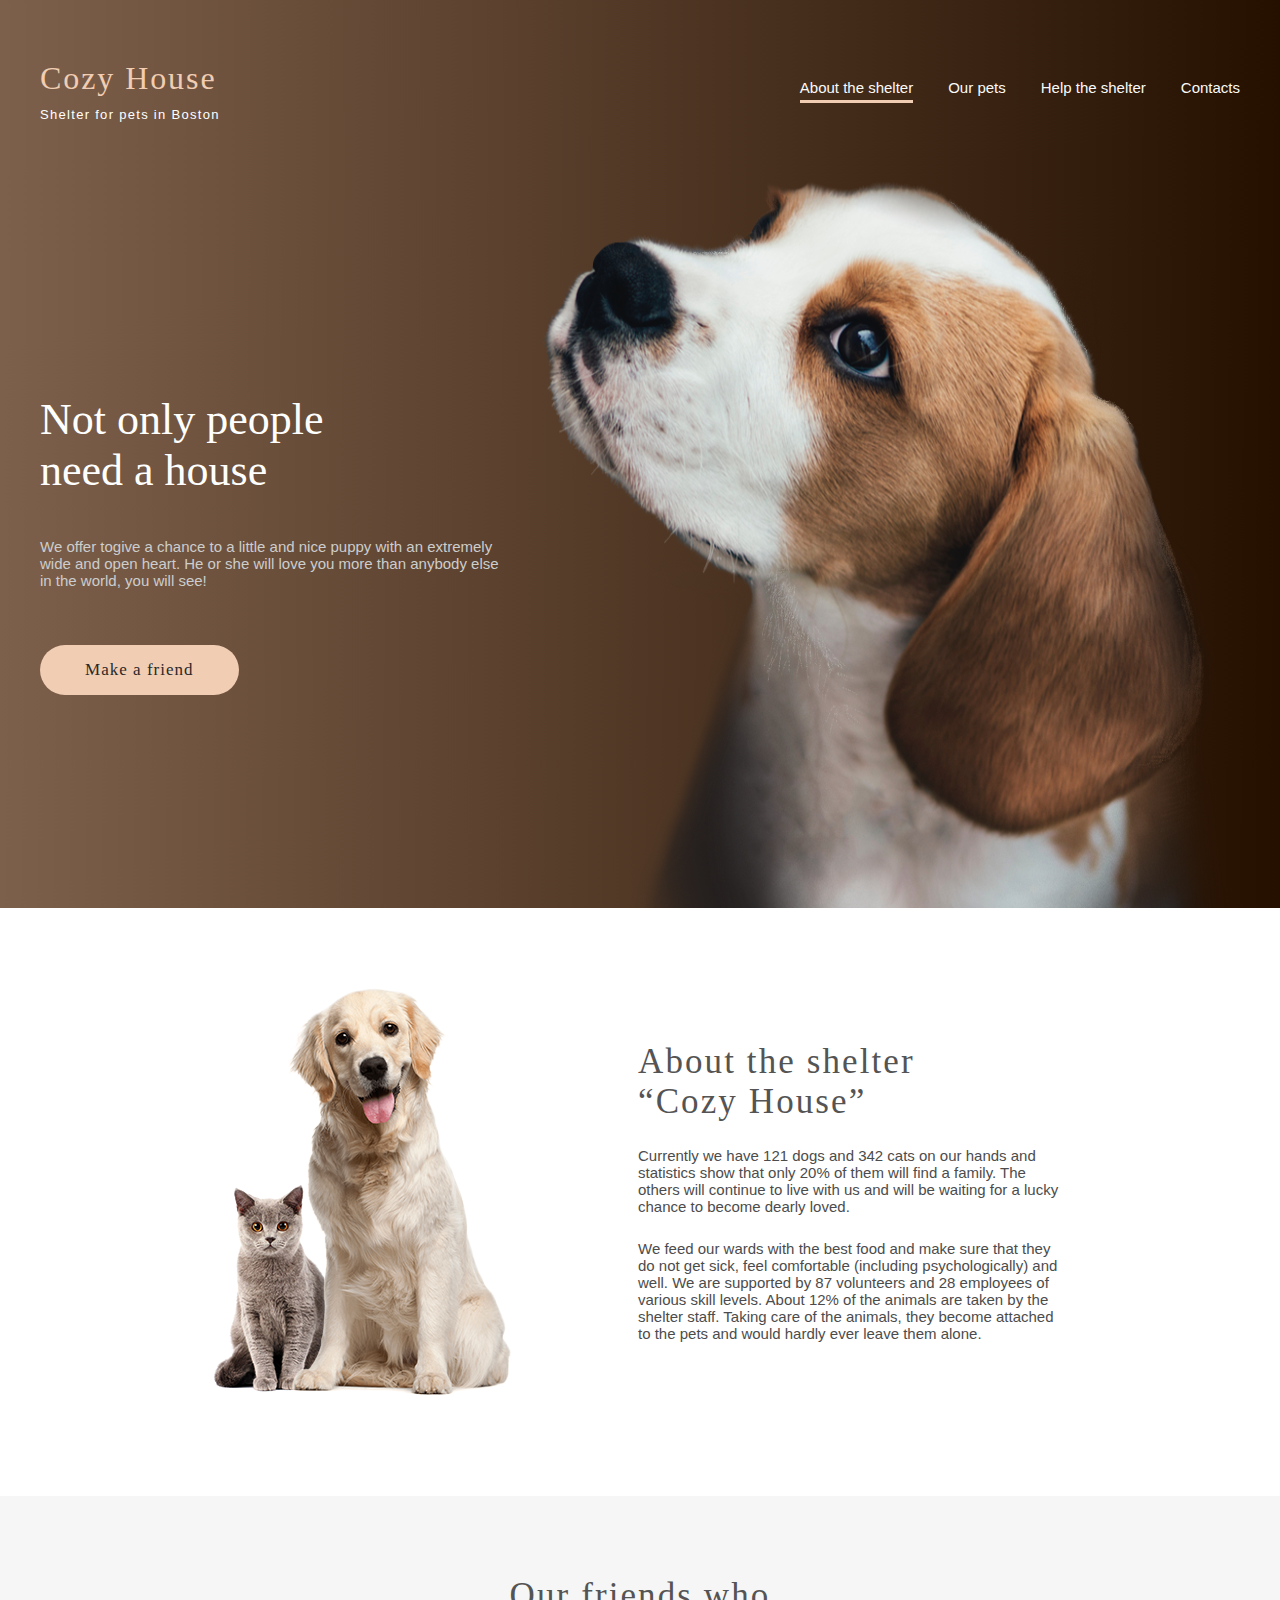
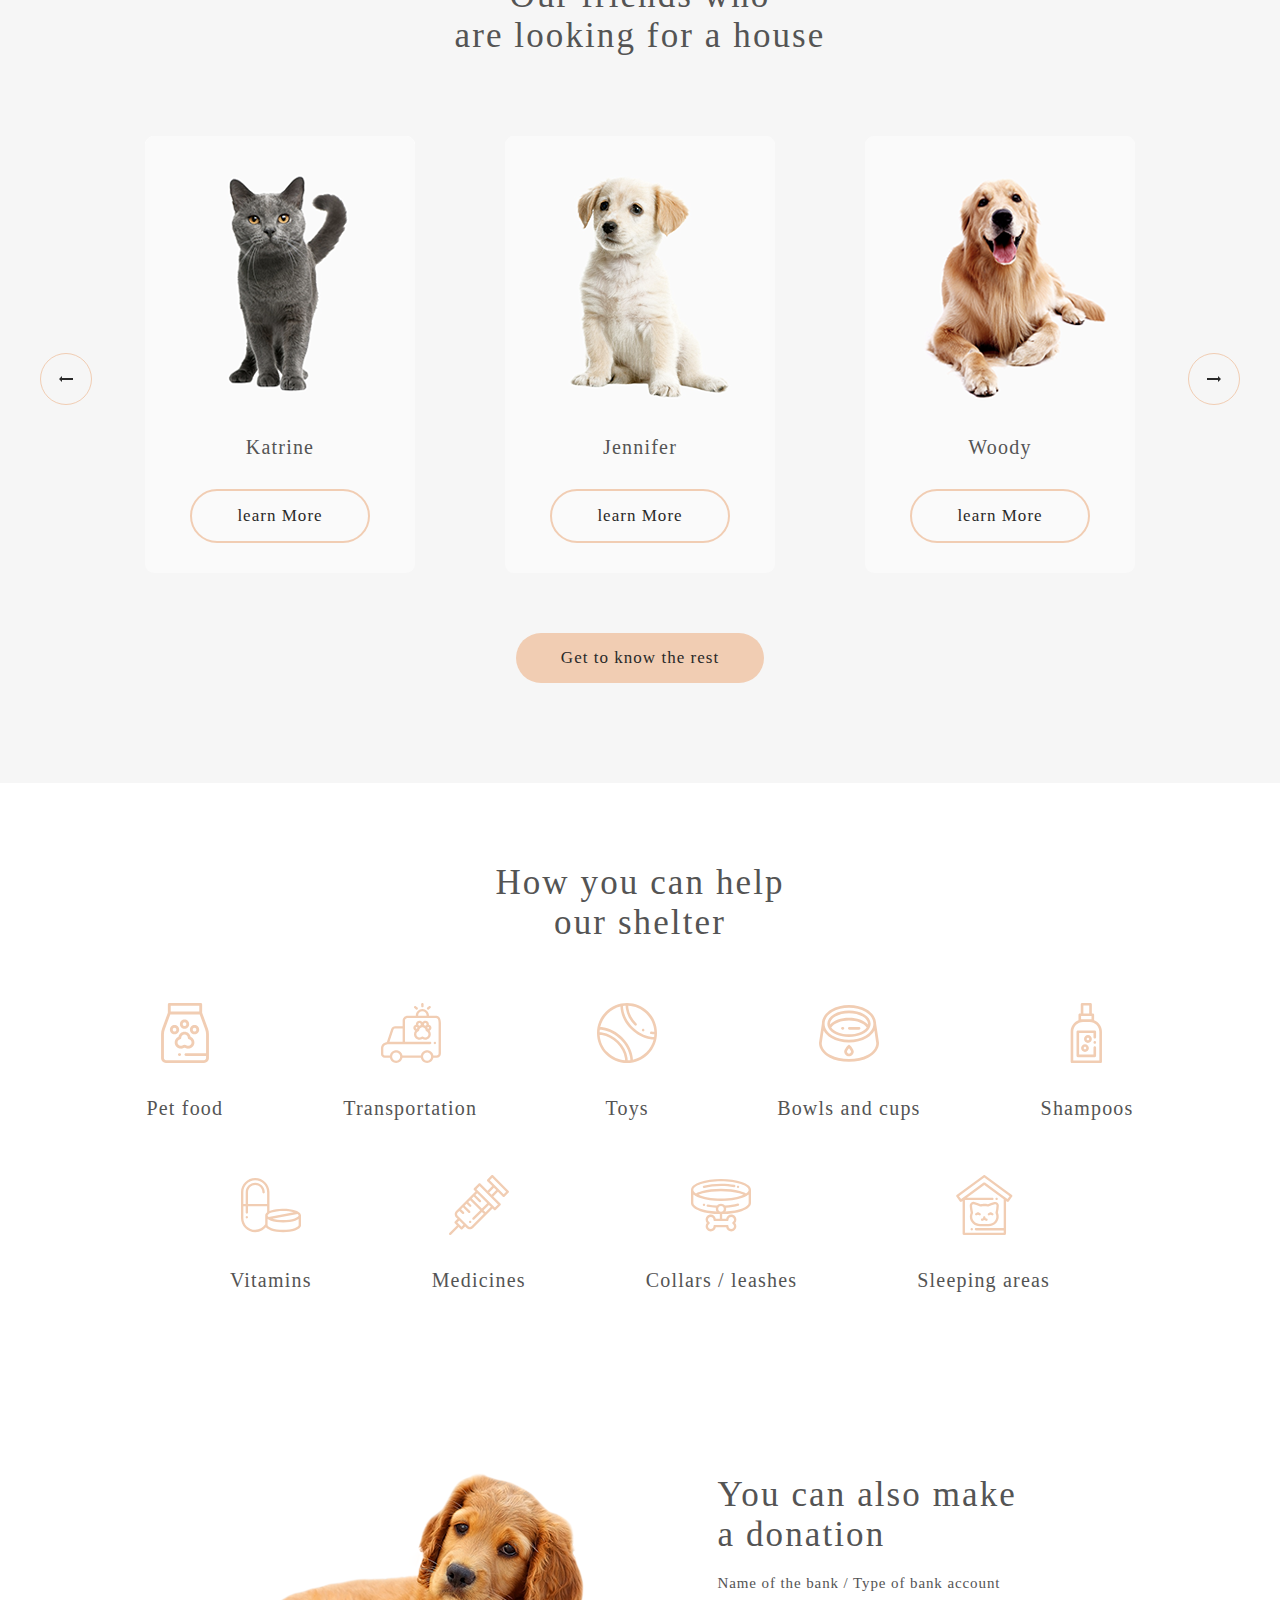
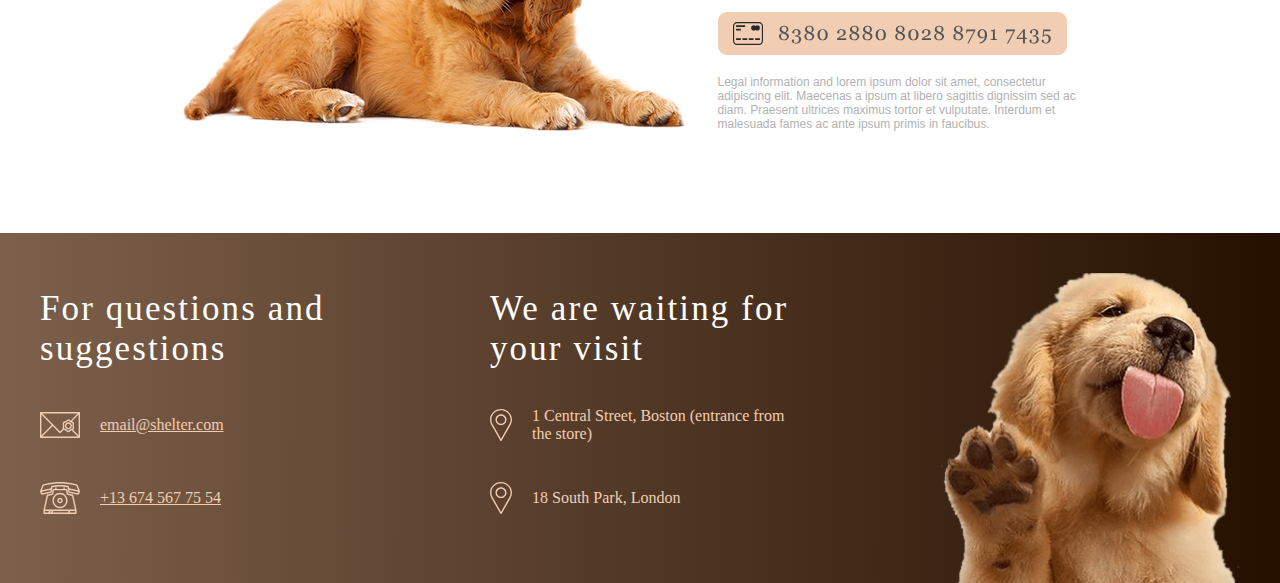
<file: 8petshelteringa/index.html>
<!DOCTYPE html>
<html lang="en">

<head>
    <meta charset="UTF-8">
    <meta http-equiv="X-UA-Compatible" content="IE=edge">
    <meta name="viewport" content="width=device-width, initial-scale=1.0">
    <title>Pet</title>
    <link rel="stylesheet" href="style.css">
</head>

<body>
    <header>
        <div class="container flex-wrapper">
            <div class="logo">
                <a class="house" href="#">Cozy House</a>
                <p>Shelter for pets in Boston</p>
            </div>
            <nav>
                <ul>
                    <li>
                        <a class="active" href="#">About the shelter</a>
                    </li>
                    <li>
                        <a href="http://127.0.0.1:5500/8petshelteringa/ourpets/index.html">Our pets</a>
                    </li>
                    <li>
                        <a href="#">Help the shelter</a>
                    </li>
                    <li>
                        <a href="#">Contacts</a>
                    </li>
                </ul>
            </nav>
            <div class="menu"><img src="../8petshelteringa/images/menu.svg" alt=""></div>
        </div>
    </header>
    <main>
        <section class="first">
            <div class="container flex-wrapper one">
                <div class="people">
                    <h1>Not only people need a house</h1>
                    <p>We offer togive a chance to a little and nice puppy with an extremely wide and open heart. He or she will love you more than anybody else in the world, you will see!</p>
                    <a class="make-friend" href="#">Make a friend</a>
                </div>
                <div class="puppy"><img src="images/puppy.svg" alt="puppy"></div>
            </div>
        </section>

        <div class="container flex-wrapper two">
            <div class="about">
                <img src="images/about.png" alt="">

            </div>
            <div class="about-shelter">
                <h1>
                    About the shelter “Cozy House”
                </h1>
                <p>
                    Currently we have 121 dogs and 342 cats on our hands and statistics show that only 20% of them will find a family. The others will continue to live with us and will be waiting for a lucky chance to become dearly loved.
                </p>
                <p>We feed our wards with the best food and make sure that they do not get sick, feel comfortable (including psychologically) and well. We are supported by 87 volunteers and 28 employees of various skill levels. About 12% of the animals are
                    taken by the shelter staff. Taking care of the animals, they become attached to the pets and would hardly ever leave them alone.</p>
            </div>
        </div>
        <section class="three">
            <div class="container ">

                <h1 class="friend">Our friends who<br> are looking for a house</h1>

                <div class="our">
                    <button class="pets-nav-button left"><img src="images/left.svg" alt=""></button>
                    <div class="pets">
                        <div class="pet-card">
                            <a href=""><img src="images/katrine.png" alt="katrine">
                                <p>Katrine</p>
                                <a class="learn-more" href="#">learn More</a></a>
                        </div>
                        <div class="pet-card jennifer">
                            <a href=""><img src="images/jennifer.png" alt="jennifer">
                                <p>Jennifer</p>
                                <a class="learn-more" href="#">learn More</a></a>
                        </div>
                        <div class="pet-card woody">
                            <a href=""><img src="images/woody.png" alt="woody">
                                <p>Woody</p>
                                <a class="learn-more" href="#">learn More</a></a>
                        </div>
                    </div>
                    <button class="pets-nav-button right"><img src="images/right.svg" alt=""></button>
                </div>
                <a class="rest" href="#">Get to know the rest</a>
            </div>
        </section>
        <div class="container pic">
            <h1 class="friend group">How you can help<br> our shelter</h1>
            <div class="flex-wrapper four">
                <div class="help">
                    <img class="animal" src="images/pet.svg" alt="pet">
                    <a class="helpme" href="#">Pet food</a>
                </div>

                <div class="help">
                    <img class="animal" src="images/transportation.svg" alt="transportation">
                    <a class="helpme" href="#">Transportation</a>
                </div>
                <div class="help">
                    <img class="animal" src="images/toys.svg" alt="toys">
                    <a class="helpme" href="#">Toys</a>
                </div>
                <div class="help">
                    <img class="animal" src="images/bowls.svg" alt="bowls">
                    <a class="helpme" href="#">Bowls and cups</a>
                </div>
                <div class="help">
                    <img class="animal" src="images/shampoos.svg" alt="shampoos">
                    <a class="helpme" href="#">Shampoos</a>
                </div>
                <div class="help">
                    <img class="animal" src="images/vitamins.svg" alt="vitamins">
                    <a class="helpme" href="#">Vitamins</a>
                </div>
                <div class="help">
                    <img class="animal" src="images/medicines.svg" alt="medicines">
                    <a class="helpme" href="#">Medicines</a>
                </div>
                <div class="help">
                    <img class="animal" src="images/collars.svg" alt="collars">
                    <a class="helpme" href="#">Collars / leashes</a>
                </div>
                <div class="help">
                    <img class="animal" src="images/sleep.svg" alt="sleep">
                    <a class="helpme" href="#">Sleeping areas</a>
                </div>
            </div>


        </div>
        <div class="container flex-wrapper five">
            <div class="don">
                <img src="images/donation-dog.png" alt="don">

            </div>
            <div class="about-don">
                <h1>
                    You can also make a donation
                </h1>
                <h2>
                    Name of the bank / Type of bank account
                </h2>
                <img class="card" src="images/card.svg" alt="card">
                <p>Legal information and lorem ipsum dolor sit amet, consectetur adipiscing elit. Maecenas a ipsum at libero sagittis dignissim sed ac diam. Praesent ultrices maximus tortor et vulputate. Interdum et malesuada fames ac ante ipsum primis in
                    faucibus.
                </p>
            </div>
        </div>

    </main>
    <footer>
        <div class="container flex-wrapper">
            <div>
                <h2>
                    For questions and suggestions
                </h2>
                <p class="email"><a href="mailto:email@shelter.com">email@shelter.com</a></p>
                <p class="tel"><a href="tel:+136745677554">+13 674 567 75 54</a></p>
            </div>
            <div>
                <h2>We are waiting for your visit</h2>
                <p class="local">1 Central Street, Boston (entrance from the store)</p>
                <p class="local">18 South Park, London</p>

            </div>
            <div>
                <img src="images/footer.svg" alt="footer">
            </div>


        </div>
    </footer>
</body>

</html>
</file>
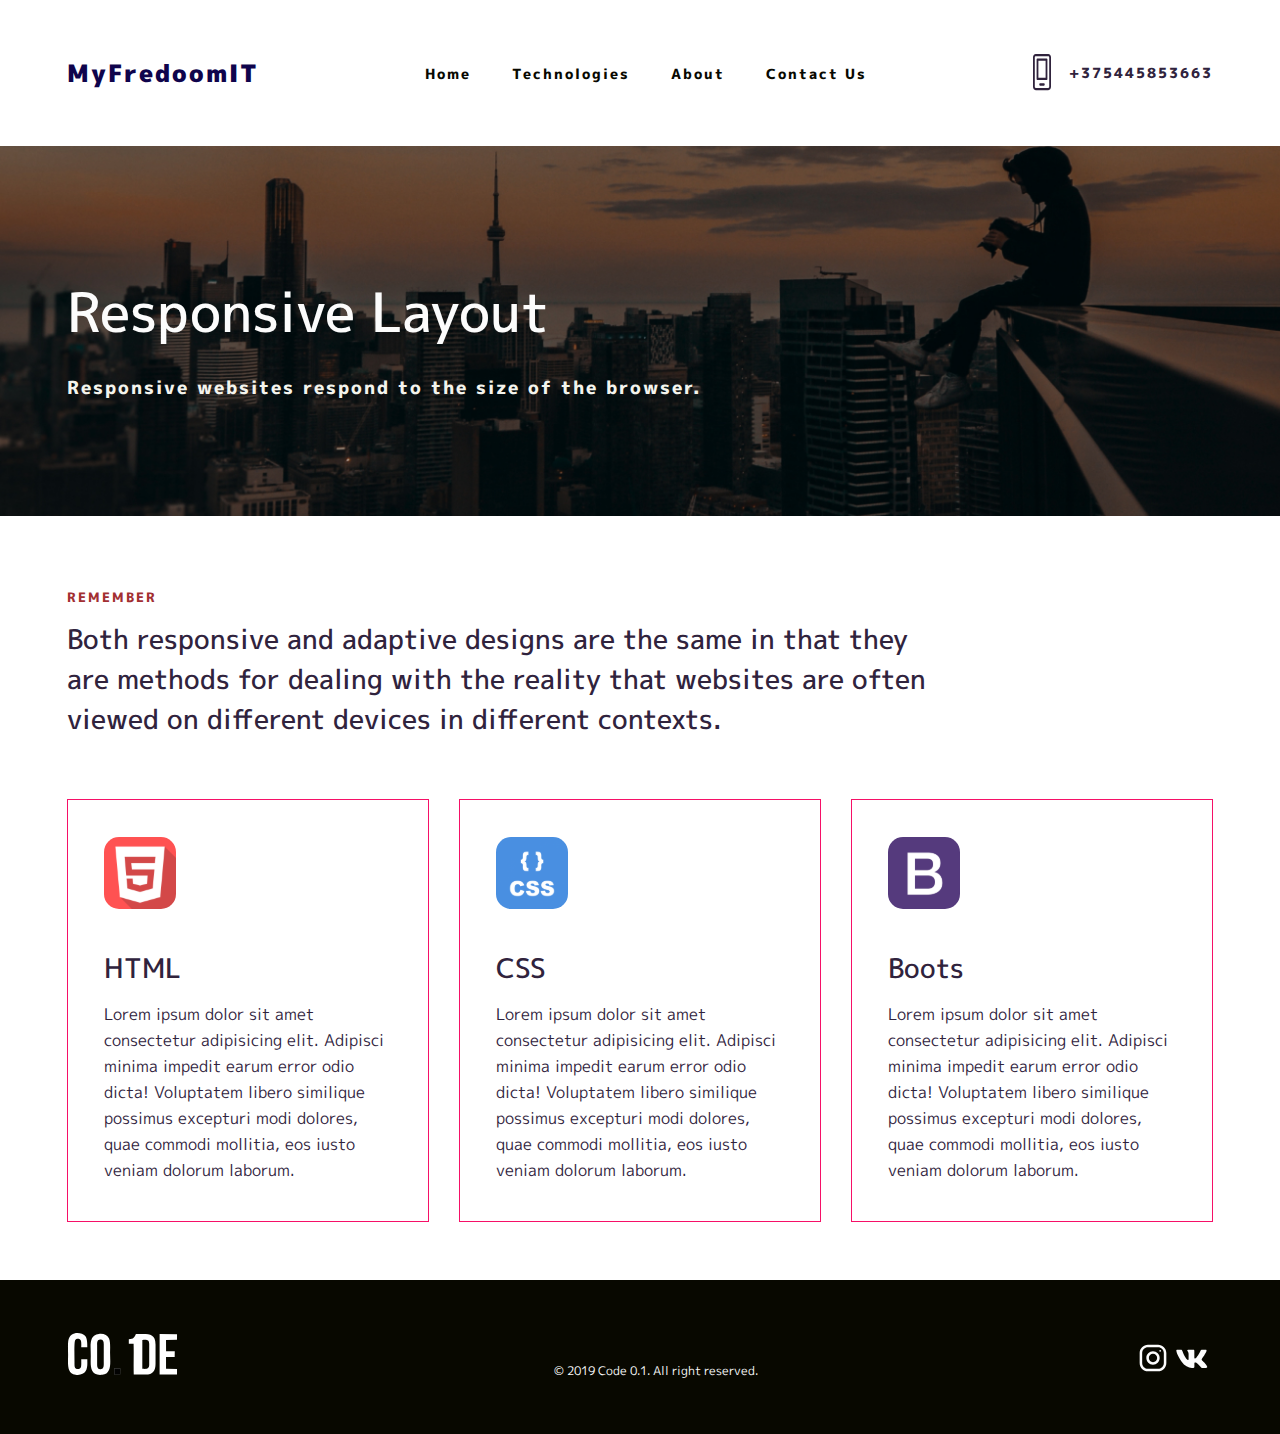
<file: task8.1inga/index.html>
<!DOCTYPE html>
<html lang="en">

<head>
    <meta charset="UTF-8">
    <meta http-equiv="X-UA-Compatible" content="IE=edge">
    <meta name="viewport" content="width=device-width, initial-scale=1.0">
    <title>8responsive</title>
    <link rel="stylesheet" href="style.css">
    <link rel="preconnect" href="https://fonts.googleapis.com">
    <link rel="preconnect" href="https://fonts.gstatic.com" crossorigin>
    <link href="https://fonts.googleapis.com/css2?family=M+PLUS+1p:wght@400;500;700;800;900&family=Play&family=Yeseva+One&display=swap" rel="stylesheet">
</head>

<body>
    <header>
        <div class="container flex-wrapper">
            <a class="logo" href="#">MyFredoomIT</a>
            <nav>
                <ul>
                    <li><a href="#">Home</a></li>
                    <li><a href="#">Technologies</a></li>
                    <li><a href="#">About</a></li>
                    <li><a href="#">Contact Us</a></li>
                </ul>
            </nav>
            <a class="tel" href="tel:+375445853663">+375445853663</a>
            <img class="menu" src="./images/menu.svg" alt="menu">

        </div>

    </header>
    <main>
        <div class="pic">
            <div class="container one">
                <h1 class="mob">Responsive and Adaptive</h1>
                <h1 class="mobile">Responsive Layout</h1>
                <p>Responsive websites respond to the size of the browser.</p>
            </div>
        </div>
        <div class="container two">
            <div>
                <h2>remember</h2>
                <p class="remember">Both responsive and adaptive designs are the same in that they are methods for dealing with the reality that websites are often viewed on different devices in different contexts. </p>
            </div>
            <div class=" flex-tech-wrapper ">
                <div class="html">
                    <img src="images/s.svg " alt=" ">
                    <h3>HTML</h3>
                    <p>Lorem ipsum dolor sit amet consectetur adipisicing elit. Adipisci minima impedit earum error odio dicta! Voluptatem libero similique possimus excepturi modi dolores, quae commodi mollitia, eos iusto veniam dolorum laborum.</p>
                </div>
                <div class="css">
                    <img src="images/css.svg " alt=" ">
                    <h3>CSS</h3>
                    <p>Lorem ipsum dolor sit amet consectetur adipisicing elit. Adipisci minima impedit earum error odio dicta! Voluptatem libero similique possimus excepturi modi dolores, quae commodi mollitia, eos iusto veniam dolorum laborum.</p>
                </div>
                <div class="boots">
                    <img src="images/bootstrap.svg " alt=" ">
                    <h3>Boots</h3>
                    <p>Lorem ipsum dolor sit amet consectetur adipisicing elit. Adipisci minima impedit earum error odio dicta! Voluptatem libero similique possimus excepturi modi dolores, quae commodi mollitia, eos iusto veniam dolorum laborum.</p>
                </div>
            </div>


        </div>
    </main>
    <footer>
        <div class="container flex-wrapper">
            <img src="images/code.svg" alt="code">
            <p>&copy; 2019 Code 0.1. All right reserved.</p>
            <div class="iconic">
                <a class="instagram" href="#"></a>
                <a class="vk" href="#"></a>
            </div>
        </div>

    </footer>
</body>

</html>
</file>
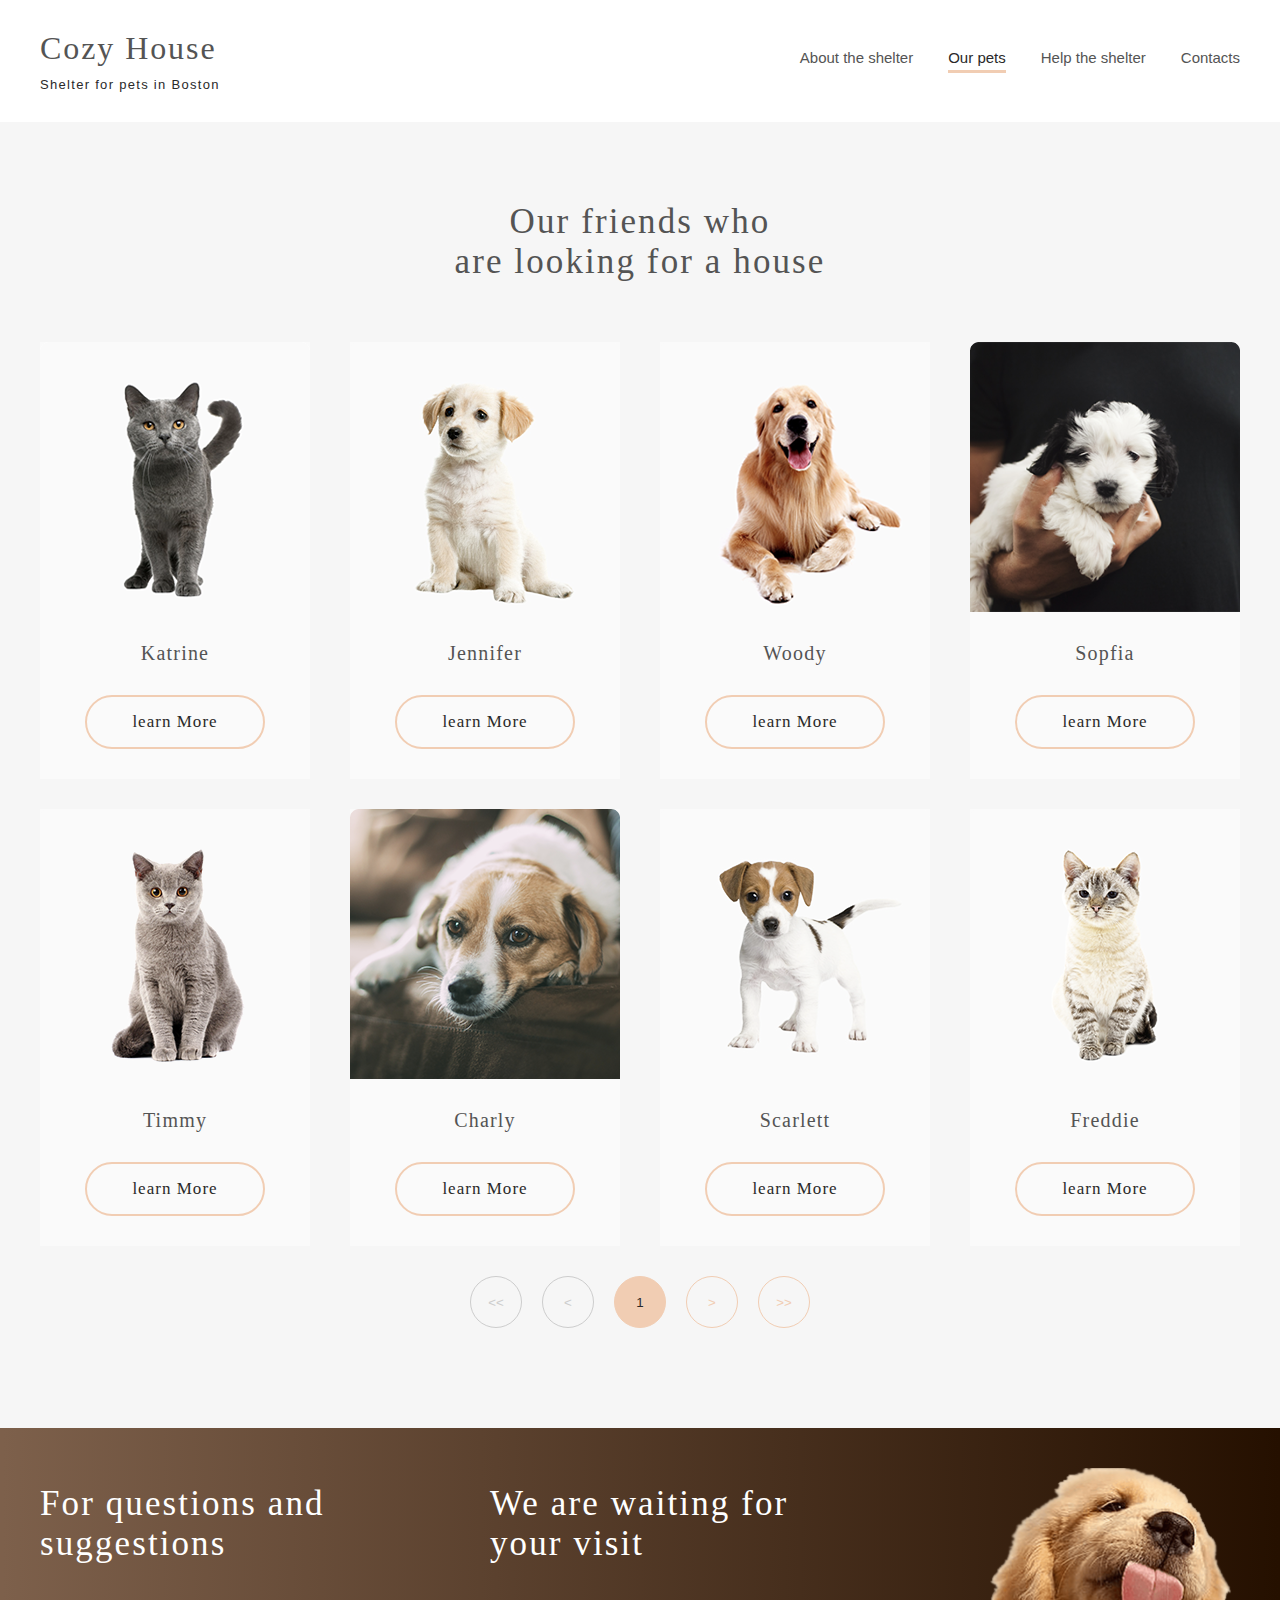
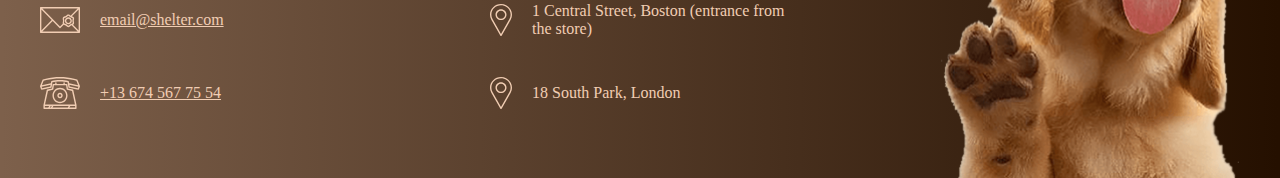
<file: 8petshelteringa/ourpets/index.html>
<!DOCTYPE html>
<html lang="en">

<head>
    <meta charset="UTF-8">
    <meta http-equiv="X-UA-Compatible" content="IE=edge">
    <meta name="viewport" content="width=device-width, initial-scale=1.0">
    <title>Ourpets</title>
    <link rel="stylesheet" href="style.css">
</head>

<body>
    <header>
        <div class="container flex-wrapper">
            <div class="logo">
                <a class="house" href="http://127.0.0.1:5500/8petshelteringa/index.html">Cozy House</a>
                <p>Shelter for pets in Boston</p>
            </div>
            <nav>
                <ul>
                    <li>
                        <a href="http://127.0.0.1:5500/8petshelteringa/index.html">About the shelter</a>
                    </li>
                    <li>
                        <a class="active" href="#">Our pets</a>
                    </li>
                    <li>
                        <a href="#">Help the shelter</a>
                    </li>
                    <li>
                        <a href="#">Contacts</a>
                    </li>
                </ul>
            </nav>
            <div class="menu"><img src="./images/menu.svg" alt=""></div>
        </div>
    </header>
    <main>
        <div class="container">
            <h1>Our friends who<br> are looking for a house</h1>
            <div class="pets">
                <div class="pet-card">
                    <img src="images/katrine.png" alt="katrine">
                    <p>Katrine</p>
                    <a class="learn-more" href="#">learn More</a>
                </div>
                <div class="pet-card jennifer">
                    <img src="images/jennifer.png" alt="jennifer">
                    <p>Jennifer</p>
                    <a class="learn-more" href="#">learn More</a>
                </div>
                <div class="pet-card">
                    <img src="images/woody.png" alt="woody">
                    <p>Woody</p>
                    <a class="learn-more" href="#">learn More</a>
                </div>
                <div class="pet-card sopfia">
                    <img src="images/sopfia.png" alt="sopfia">
                    <p>Sopfia</p>
                    <a class="learn-more" href="#">learn More</a>
                </div>
                <div class="pet-card">
                    <img src="images/timmy.png" alt="timmy">
                    <p>Timmy</p>
                    <a class="learn-more" href="#">learn More</a>
                </div>
                <div class="pet-card charly">
                    <img src="images/charly.png" alt="charly">
                    <p>Charly</p>
                    <a class="learn-more" href="#">learn More</a>
                </div>
                <div class="pet-card scarlett">
                    <img src="images/scarlet.png" alt="scarlet">
                    <p>Scarlett</p>
                    <a class="learn-more" href="#">learn More</a>
                </div>
                <div class="pet-card freddie">
                    <img src="images/freddie.png" alt="freddie">
                    <p>Freddie</p>
                    <a class="learn-more" href="#">learn More</a>
                </div>
            </div>
            <div class="pets-nav">
                <button class="pets-nav-button disabled-left"><<</button>
                <button class="pets-nav-button disabled"><</button>
                <button class="pets-nav-button active-page">1</button>
                <button class="pets-nav-button active-nav">></button>
                <button class="pets-nav-button active-nav-right">>></button>
            </div>
        </div>
    </main>
    <footer>
        <div class="container flex-wrapper">
            <div>
                <h2>
                    For questions and suggestions
                </h2>
                <p class="email"><a href="mailto:email@shelter.com">email@shelter.com</a></p>
                <p class="tel"><a href="tel:+136745677554">+13 674 567 75 54</a></p>
            </div>
            <div>
                <h2>We are waiting for your visit</h2>
                <p class="local">1 Central Street, Boston (entrance from the store)</p>
                <p class="local">18 South Park, London</p>

            </div>
            <div>
                <img src="images/footer.png" alt="footer">
            </div>


        </div>
    </footer>
</body>

</html>
</file>
<file: 8petshelteringa/style.css>
* {
        margin: 0;
        padding: 0;
        box-sizing: border-box;
    }
    
    img {
        display: block;
        max-width: 100%;
    }
    
    body {
        font-family: Georgia, 'Times New Roman', Times, serif;
        background-color: #FFF;
    }
    
    .container {
        max-width: 1200px;
        margin: auto;
    }
    
    header {
        position: absolute;
        top: 0;
        left: 0;
        width: 100%;
        padding: 60px 0;
        z-index: 999;
    }
    
    .flex-wrapper {
        display: flex;
        justify-content: space-between;
        align-items: center;
    }
    
    .house {
        font-size: 32px;
        font-weight: 400;
        text-decoration: none;
        letter-spacing: 0.06em;
        color: #F1CDB3;
    }
    
    .logo p {
        font: 400 13px Arial;
        padding-top: 10px;
        letter-spacing: 0.1em;
        color: #FFFFFF;
    }
    
    nav ul {
        display: flex;
        list-style: none;
    }
    
    nav li {
        margin-left: 35px;
    }
    
    nav a {
        font: 400 15px Arial, sans-serif;
        text-decoration: none;
        display: block;
        padding-bottom: 4px;
        color: #FAFAFA;
    }
    
    .active {
        border-bottom: #F1CDB3 solid 3px;
    }
    
    .active:hover {
        border-bottom: none;
        color: #FAFAFA;
    }
    
    .menu {
        display: none;
    }
    
    .first {
        background: linear-gradient(90.26deg, #7D604B 0.23%, #251000 99.8%);
        padding-top: 180px;
        background-size: cover;
    }
    
    .one {
        display: flex;
    }
    
    .people h1 {
        width: 310px;
        font-weight: 400;
        font-size: 44px;
        color: #FFFFFF;
        max-width: 325px;
    }
    
    .people p {
        font-family: Arial;
        font-weight: 400;
        font-size: 15px;
        color: #CDCDCD;
        width: 460px;
        padding-top: 42px;
        padding-bottom: 56px;
        margin-right: 42px;
    }
    
    .make-friend {
        display: inline-block;
        background: #F1CDB3;
        border-radius: 100px;
        text-decoration: none;
        padding: 15px 45px;
        font-size: 17px;
        letter-spacing: 0.06em;
        color: #292929;
        font-family: Georgia, 'Times New Roman', Times, serif;
    }
    
    .make-friend:hover {
        background: #FDDCC4;
        border-radius: 100px;
        text-decoration: none;
        padding: 15px 45px;
        font-size: 17px;
        letter-spacing: 0.06em;
        color: #292929;
        font-family: Georgia, 'Times New Roman', Times, serif;
    }
    
    .two {
        padding-top: 80px;
        padding-bottom: 100px;
        justify-content: center;
        flex-wrap: wrap;
    }
    
    .about img {
        max-width: 426px;
        height: 408px;
        margin-right: 126px;
    }
    
    .about-shelter h1 {
        font-weight: 400;
        font-size: 35px;
        letter-spacing: 0.06em;
        color: #545454;
        width: 370px;
    }
    
    .about-shelter p {
        font-family: Arial;
        font-weight: 400;
        font-size: 15px;
        color: #4C4C4C;
        width: 430px;
        padding-top: 25px;
    }
    
    .three {
        background: #F6F6F6;
        padding-top: 80px;
        padding-bottom: 100px;
        text-align: center;
    }
    
    .friend {
        margin-bottom: 80px;
        text-align: center;
        font-size: 35px;
        color: #545454;
        letter-spacing: 0.06em;
        font-weight: 400;
    }
    
    .pets {
        display: flex;
        flex-wrap: nowrap;
        justify-content: center;
        margin-bottom: 30px;
    }
    
    .pet-card {
        flex-basis: 270px;
        margin-bottom: 30px;
        text-align: center;
        padding-bottom: 30px;
        background: #FAFAFA;
        border-radius: 9px;
    }
    
    .pet-card a {
        text-decoration: none;
    }
    
    .pet-card:hover {
        background: #FFFFFF;
    }
    
    .pet-card p {
        margin: 30px 0px;
        color: #545454;
        letter-spacing: 0.06em;
        font-size: 20px;
    }
    
    .jennifer,
    .woody {
        margin-left: 90px;
    }
    
    .learn-more {
        display: inline-block;
        padding: 15px 45px;
        border: 2px #F1CDB3 solid;
        border-radius: 100px;
        color: #292929;
        text-decoration: none;
        letter-spacing: 0.06em;
        font-size: 17px;
        font-family: Georgia, 'Times New Roman', Times, serif;
    }
    
    .learn-more:hover {
        background: #FDDCC4;
    }
    
    .our {
        display: flex;
        flex-wrap: nowrap;
        justify-content: space-between;
    }
    
    .pets-nav-button {
        width: 52px;
        height: 52px;
        display: flex;
        justify-content: center;
        align-items: center;
        border-radius: 50%;
        cursor: pointer;
        border: #F1CDB3 1px solid;
        margin-top: 217px;
        background-color: #F6F6F6;
    }
    
    .pets-nav-button:hover {
        background: #FDDCC4;
    }
    
    .rest {
        display: inline-block;
        background: #F1CDB3;
        border-radius: 100px;
        text-decoration: none;
        padding: 15px 45px;
        font-weight: 400;
        font-size: 17px;
        letter-spacing: 0.06em;
        color: #292929;
        font-family: Georgia, 'Times New Roman', Times, serif;
    }
    
    .rest:hover {
        background: #FDDCC4;
    }
    
    .pic {
        padding-top: 80px;
        padding-bottom: 100px;
    }
    
    .group {
        text-align: center;
        left: 446px;
        padding-bottom: 5px;
        margin-bottom: 0;
    }
    
    .four {
        display: flex;
        flex-wrap: wrap;
        justify-content: center;
    }
    
    .help {
        margin-top: 55px;
        margin-left: 60px;
        margin-right: 60px;
        text-align: center;
    }
    
    .animal {
        display: inline-block;
        margin-bottom: 30px;
    }
    
    .helpme {
        display: block;
        text-align: center;
        color: #545454;
        text-decoration: none;
        letter-spacing: 0.06em;
        font-size: 20px;
    }
    
    .five {
        display: flex;
        justify-content: center;
        flex-wrap: wrap;
        margin-top: 80px;
        margin-bottom: 100px;
    }
    
    .don img {
        width: 505px;
        height: 261px;
    }
    
    .about-don {
        margin-left: 30px;
    }
    
    .about-don h1 {
        font-weight: 400;
        font-size: 35px;
        letter-spacing: 0.06em;
        color: #545454;
        width: 300px;
    }
    
    .about-don h2 {
        font-weight: 400;
        font-size: 15px;
        letter-spacing: 0.06em;
        color: #545454;
        padding-top: 20px;
    }
    
    .card {
        margin-top: 20px;
    }
    
    .about-don p {
        font-family: Arial;
        font-weight: 400;
        font-size: 12px;
        color: #B2B2B2;
        padding-top: 20px;
        width: 380px;
    }
    
    footer {
        background: linear-gradient(90.26deg, #7D604B 0.23%, #251000 99.8%);
        padding-top: 40px;
    }
    
    footer .flex-wrapper>div {
        width: 300px;
    }
    
    footer .flex-wrapper {
        align-items: flex-start;
    }
    
    footer h2 {
        font-size: 35px;
        color: #FFF;
        letter-spacing: 0.06em;
        font-weight: 400;
        padding-top: 16px;
        margin-bottom: 33px;
    }
    
    footer p {
        min-height: 46px;
        padding-left: 60px;
        display: flex;
        align-items: center;
        color: #F1CDB3;
        margin-bottom: 27px;
    }
    
    footer a {
        color: #F1CDB3;
    }
    
    footer .email {
        background: url(./images/email.svg) no-repeat left center;
    }
    
    footer .tel {
        background: url(./images/tel.svg) no-repeat left center;
    }
    
    footer .local {
        background: url(./images/marker.svg) no-repeat left center;
        padding-left: 42px;
    }
    
    @media(max-width:1200px) {
        .container {
            max-width: 95%;
        }
    }
    
    @media(max-width:1024px) {
        .woody {
            display: none;
        }
    }
    
    @media(max-width:990px) {
        .one .puppy {
            display: none;
        }
        .make-friend {
            margin-bottom: 50px;
        }
    }
    
    @media(max-width:900px) {
        .about-shelter {
            margin-top: 20px;
        }
        .about-don {
            margin-top: 20px;
        }
        .five {
            margin-top: 0;
        }
    }
    
    @media(max-width:880px) {
        .flex-wrapper {
            flex-wrap: wrap;
            justify-content: space-around;
        }
    }
    
    @media(max-width:750px) {
        nav {
            display: none;
        }
        .menu {
            display: inline-block;
            width: 30px;
        }
        .jennifer {
            display: none;
        }
    }
    
    @media(max-width:600px) {
        .about {
            display: none;
        }
        .don {
            display: none;
        }
    }
    
    @media(max-width:550px) {
        .people h1 {
            font-size: 37px;
            width: 250px;
        }
        .people p {
            width: 240px;
        }
        .about-shelter h1 {
            width: 250px;
        }
        .about-shelter p {
            width: 300px;
        }
        .friend {
            font-size: 25px;
        }
        .pic {
            padding-bottom: 50px;
        }
        .about-don {
            width: 95%;
        }
        .about-don h1 {
            font-size: 24px;
        }
        .about-don p {
            width: 250px;
        }
    }
    
    @media(max-width:400px) {
        .pets {
            width: 100%;
        }
    }
    
    @media(max-width:320px) {
        .about-don .card {
            max-width: 85%;
        }
        .pets {
            width: 65%;
            margin-left: 10px;
            margin-right: 10px;
        }
        .learn-more {
            padding: 10px 35px;
        }
    }
</file>
<file: task8.1inga/style.css>
* {
    margin: 0;
    padding: 0;
    box-sizing: border-box;
}

body {
    font-family: 'M PLUS 1p', sans-serif;
}

.container {
    max-width: 1146px;
    margin: auto;
}

.flex-wrapper {
    display: flex;
    justify-content: space-between;
    align-items: center;
}

header {
    background: #FFFFFF;
    padding: 53px 0;
}

header a {
    text-decoration: none;
}

.logo {
    font-weight: 900;
    font-size: 24px;
    letter-spacing: 2px;
    color: #0F044C;
}

nav ul {
    display: flex;
}

nav li {
    margin-left: 41px;
    list-style: none;
}

nav li a {
    font-weight: 800;
    font-size: 14px;
    letter-spacing: 2px;
    color: #080800;
}

li:first-child {
    margin-left: 0;
}

.tel {
    background-image: url(./images/vector.svg);
    background-repeat: no-repeat;
    padding: 10px 0 10px 36px;
    font-weight: 800;
    font-size: 14px;
    letter-spacing: 2px;
    color: #30233D;
}

.menu {
    display: none;
}

.pic {
    background-image: url(./images/pic.jpg);
    background-size: cover;
    background-position: center;
    padding: 126px 0 115px;
}

.mob {
    display: none;
}

.mobile {
    font-weight: 500;
    font-size: 54px;
    color: #FCFCFC;
}

.pic p {
    font-weight: 800;
    font-size: 18px;
    letter-spacing: 2px;
    color: #F4F4ED;
    padding-top: 22px;
}

.two {
    padding-top: 72px;
    padding-bottom: 58px;
}

.container h2 {
    font-weight: 800;
    font-size: 13px;
    letter-spacing: 2px;
    text-transform: uppercase;
    color: #A22F32;
}

.container .remember {
    font-weight: 500;
    font-size: 27px;
    color: #30233D;
    padding-top: 12px;
    max-width: 870px;
}

.flex-tech-wrapper {
    display: flex;
    justify-content: space-between;
    flex-wrap: wrap;
}

main .flex-tech-wrapper div {
    max-width: 362px;
    border: 1px solid #f61067;
    padding: 37px 36px 38px;
    margin-top: 60px;
}

.flex-tech-wrapper h3 {
    margin: 33px 0 13px;
    font-weight: 500;
    font-size: 27px;
    color: #30233D;
}

.flex-tech-wrapper p {
    font-weight: 400;
    font-size: 16px;
    line-height: 26px;
    color: #30233D;
}

footer {
    background: #080800;
    padding: 53px 0;
}

footer .flex-wrapper {
    align-items: baseline;
}

footer p {
    font-weight: 400;
    font-size: 12px;
    color: #FCFCFC;
}

.instagram {
    background-image: url(./images/instagram.svg);
    background-repeat: no-repeat;
    padding: 20px 20px;
}

.vk {
    background-image: url(./images/Vk.svg);
    background-repeat: no-repeat;
    padding: 20px 20px;
}

@media(max-width: 1146px) {
    .container {
        max-width: 95%;
    }
}

@media(max-width:992px) {
    .flex-tech-wrapper div {
        margin-top: 60px;
    }
    .mob {
        padding-top: 44px;
    }
    .container .remember {
        max-width: 830px;
    }
    nav {
        display: none;
    }
    .menu {
        display: block;
    }
    .tel {
        position: absolute;
        right: 89px;
    }
}

@media(max-width:576px) {
    .pic {
        background-position: center;
        text-align: center;
    }
    .flex-wrapper .tel {
        display: none;
    }
    .menu {
        display: block;
    }
    .mobile {
        display: none;
    }
    .mob {
        display: block;
        color: #FFFFFF;
    }
    .pic p {
        max-width: 576px;
    }
    .container .remember {
        max-width: 487px;
    }
}
</file>
<file: 8petshelteringa/ourpets/style.css>
* {
    margin: 0;
    padding: 0;
    box-sizing: border-box
}

img {
    display: block;
    max-width: 100%;
}

body {
    font-family: Georgia, 'Times New Roman', Times, serif;
    background-color: #FFFFFF;
}

.container {
    max-width: 1200px;
    margin: auto;
}

header {
    padding: 30px 0;
    background-color: white;
}

.flex-wrapper {
    display: flex;
    justify-content: space-between;
    align-items: center;
}

.house {
    font-size: 32px;
    font-weight: 400;
    text-decoration: none;
    color: #545454;
    letter-spacing: 0.06em;
}

.logo p {
    font: 400 13px Arial;
    color: #292929;
    padding-top: 10px;
    letter-spacing: 0.10em;
}

nav ul {
    display: flex;
    list-style: none;
}

nav li {
    margin-left: 35px;
}

nav li:first-child {
    margin-left: 0;
}

nav a {
    font: 400 15px Arial, sans-serif;
    text-decoration: none;
    color: #545454;
    display: block;
    padding-bottom: 4px;
}

.active {
    color: #292929;
    border-bottom: #F1CDB3 solid 3px;
}

.active:hover {
    border: none;
    color: #545454;
}

.menu {
    display: none;
}

main {
    background-color: #f6f6f6;
    padding: 80px 0 100px;
}

h1 {
    text-align: center;
    font-size: 35px;
    color: #545454;
    letter-spacing: 0.06em;
    font-weight: 400;
    margin-bottom: 60px;
}

.pets {
    display: flex;
    flex-wrap: wrap;
    justify-content: space-between;
}

.pet-card {
    background: #FAFAFA;
    flex-basis: 270px;
    margin-bottom: 30px;
    text-align: center;
    padding-bottom: 30px;
}

.pet-card:hover {
    background-color: #FFFFFF;
}

.pet-card p {
    margin: 30px 0px;
    color: #545454;
    letter-spacing: 0.06em;
    font-size: 20px;
}

.learn-more {
    display: inline-block;
    padding: 15px 45px;
    border: 2px #F1CDB3 solid;
    border-radius: 100px;
    color: #292929;
    text-decoration: none;
    letter-spacing: 0.06em;
    font-size: 17px;
}

.learn-more:hover {
    background-color: #FDDCC4;
    border-color: #FDDCC4;
}

.pets-nav {
    width: 340px;
    margin: auto;
    display: flex;
    justify-content: space-between;
}

.pets-nav-button {
    width: 52px;
    height: 52px;
    display: flex;
    justify-content: center;
    align-items: center;
    border-radius: 50%;
    cursor: pointer;
}

.pets-nav .disabled-left {
    border: #CDCDCD 1px solid;
    color: #CDCDCD;
    background: #f6f6f6;
}

.pets-nav .disabled-left:hover {
    background-color: #FDDCC4;
    border: none;
    color: #292929;
}

.pets-nav .disabled {
    border: #CDCDCD 1px solid;
    color: #CDCDCD;
    background: #f6f6f6;
}

.pets-nav .disabled:hover {
    background-color: #FDDCC4;
    border: none;
    color: #292929;
}

.pets-nav .active-page {
    border: #F1CDB3 1px solid;
    background: #F1CDB3;
    color: #292929;
}

.pets-nav .active-page:hover {
    background: #FDDCC4;
}

.pets-nav .active-nav {
    border: #F1CDB3 1px solid;
    color: #F1CDB3;
    background: #f6f6f6;
}

.pets-nav .active-nav:hover {
    background-color: #FDDCC4;
    border-color: #FDDCC4;
}

.pets-nav .active-nav-right {
    border: #F1CDB3 1px solid;
    color: #F1CDB3;
    background: #f6f6f6;
}

.pets-nav .active-nav-right:hover {
    background-color: #FDDCC4;
    border-color: #FDDCC4;
}

footer {
    background: linear-gradient(90.26deg, #7D604B 0.23%, #251000 99.8%);
    padding-top: 40px;
}

footer .flex-wrapper>div {
    width: 300px;
}

footer .flex-wrapper {
    align-items: flex-start;
}

footer h2 {
    font-size: 35px;
    color: #FFF;
    letter-spacing: 0.06em;
    font-weight: 400;
    padding-top: 16px;
    margin-bottom: 33px;
}

footer p {
    min-height: 46px;
    padding-left: 60px;
    display: flex;
    align-items: center;
    color: #F1CDB3;
    margin-bottom: 27px;
}

footer a {
    color: #F1CDB3;
}

footer .email {
    background: url(./images/email.svg) no-repeat left center;
}

footer .tel {
    background: url(./images/tel.svg) no-repeat left center;
}

footer .local {
    background: url(./images/marker.svg) no-repeat left center;
    padding-left: 42px;
}

@media(max-width:1270px) {
    .container {
        max-width: 95%;
    }
    .pet-card {
        margin-right: 40px;
        margin-left: 40px;
    }
    .scarlett {
        display: none;
    }
    .freddie {
        display: none;
    }
}

@media(max-width:930px) {
    footer .flex-wrapper {
        flex-wrap: wrap;
        justify-content: space-around;
    }
}

@media(max-width:767px) {
    .menu {
        display: block;
    }
    nav {
        display: none;
    }
}

@media(max-width:667px) {
    .jennifer {
        display: none;
    }
    .sopfia {
        display: none;
    }
    .charly {
        display: none;
    }
}

@media(max-width:355px) {
    .container h1 {
        font-size: 25px;
    }
    .pets-nav {
        width: 300px;
    }
}
</file>
